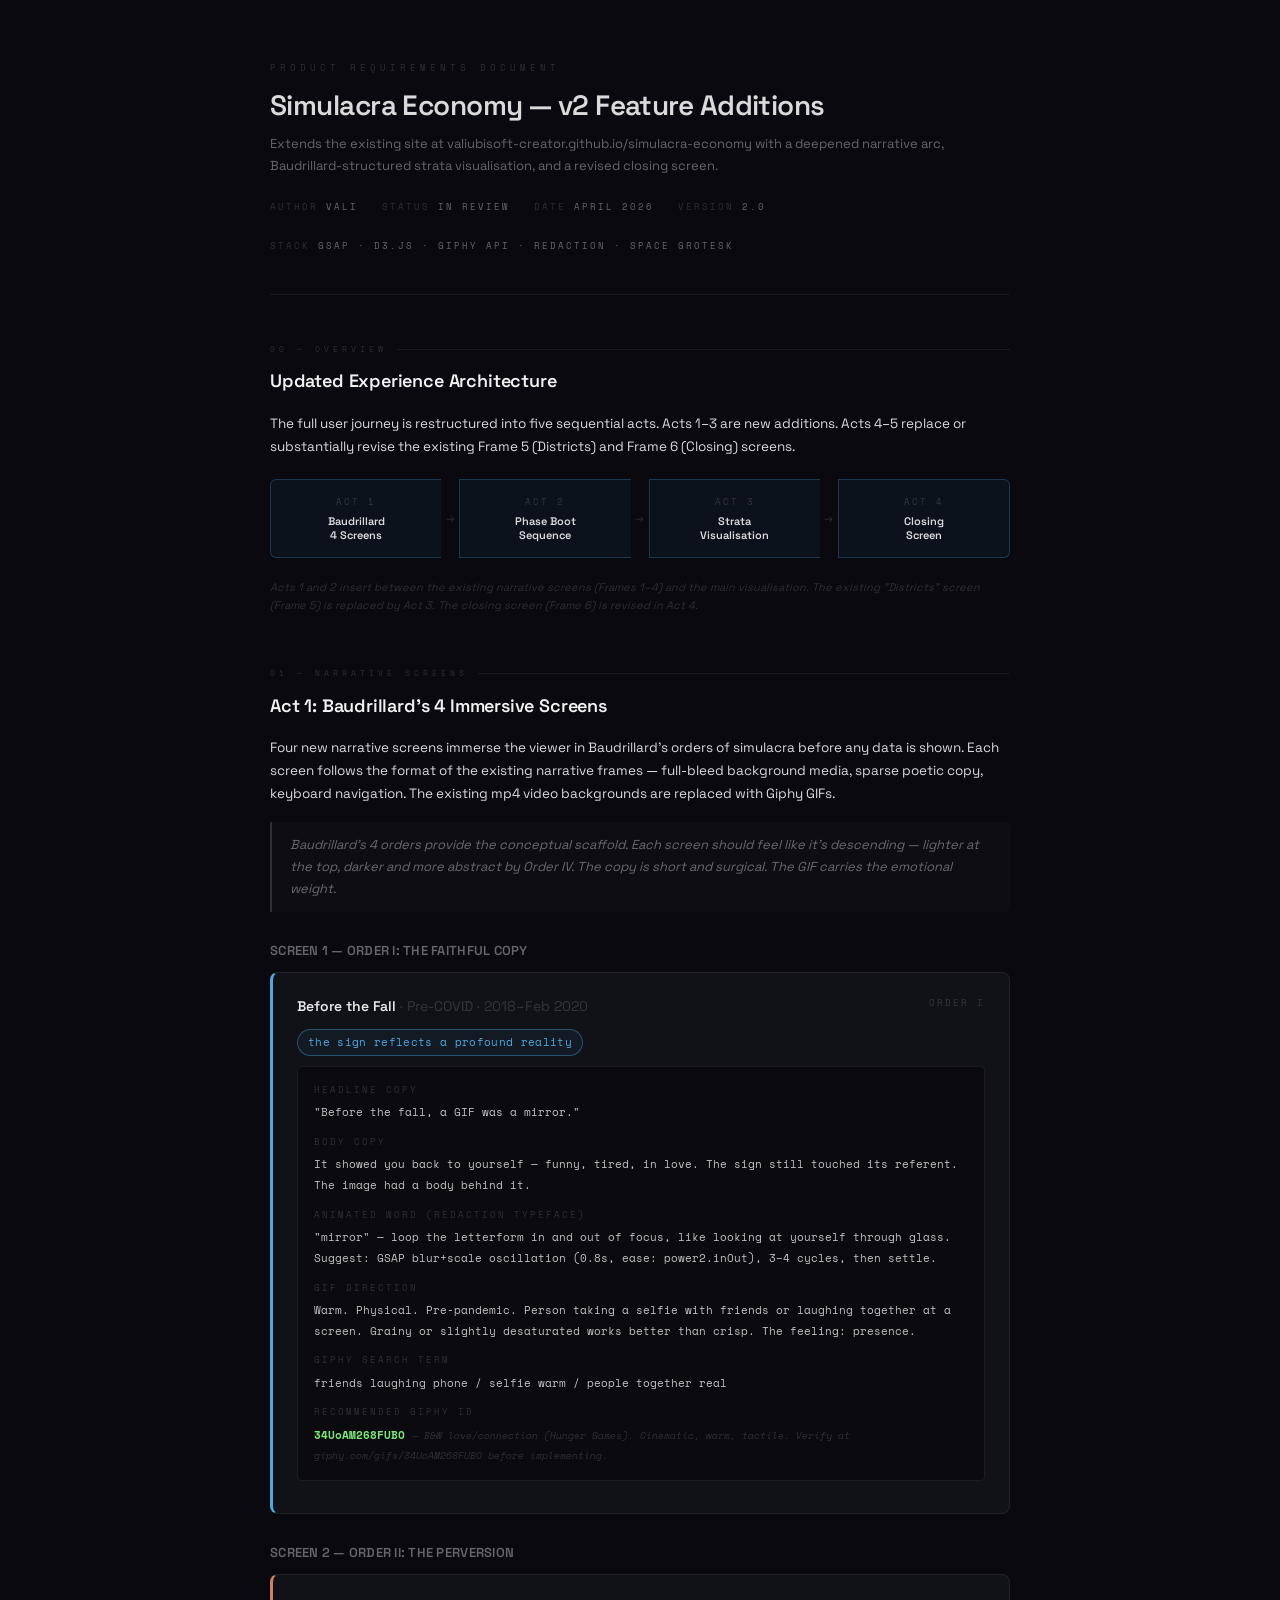
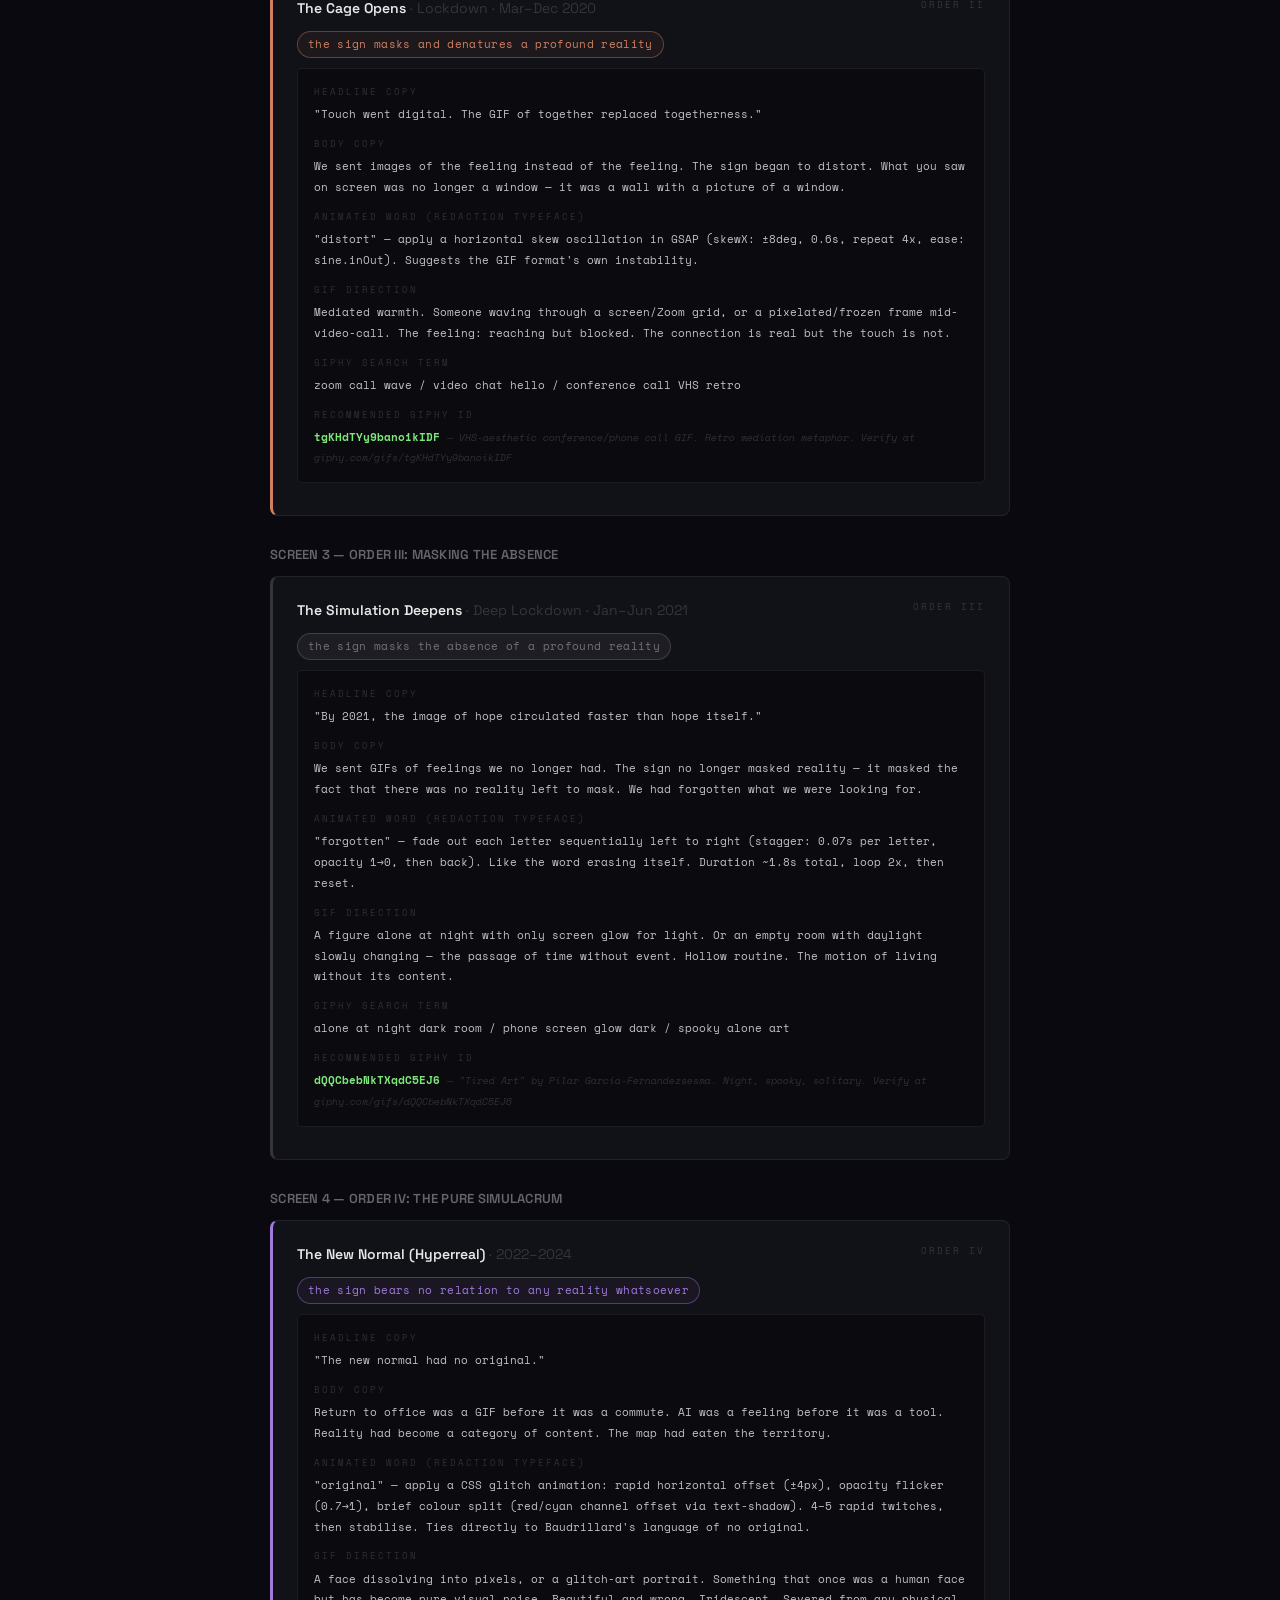
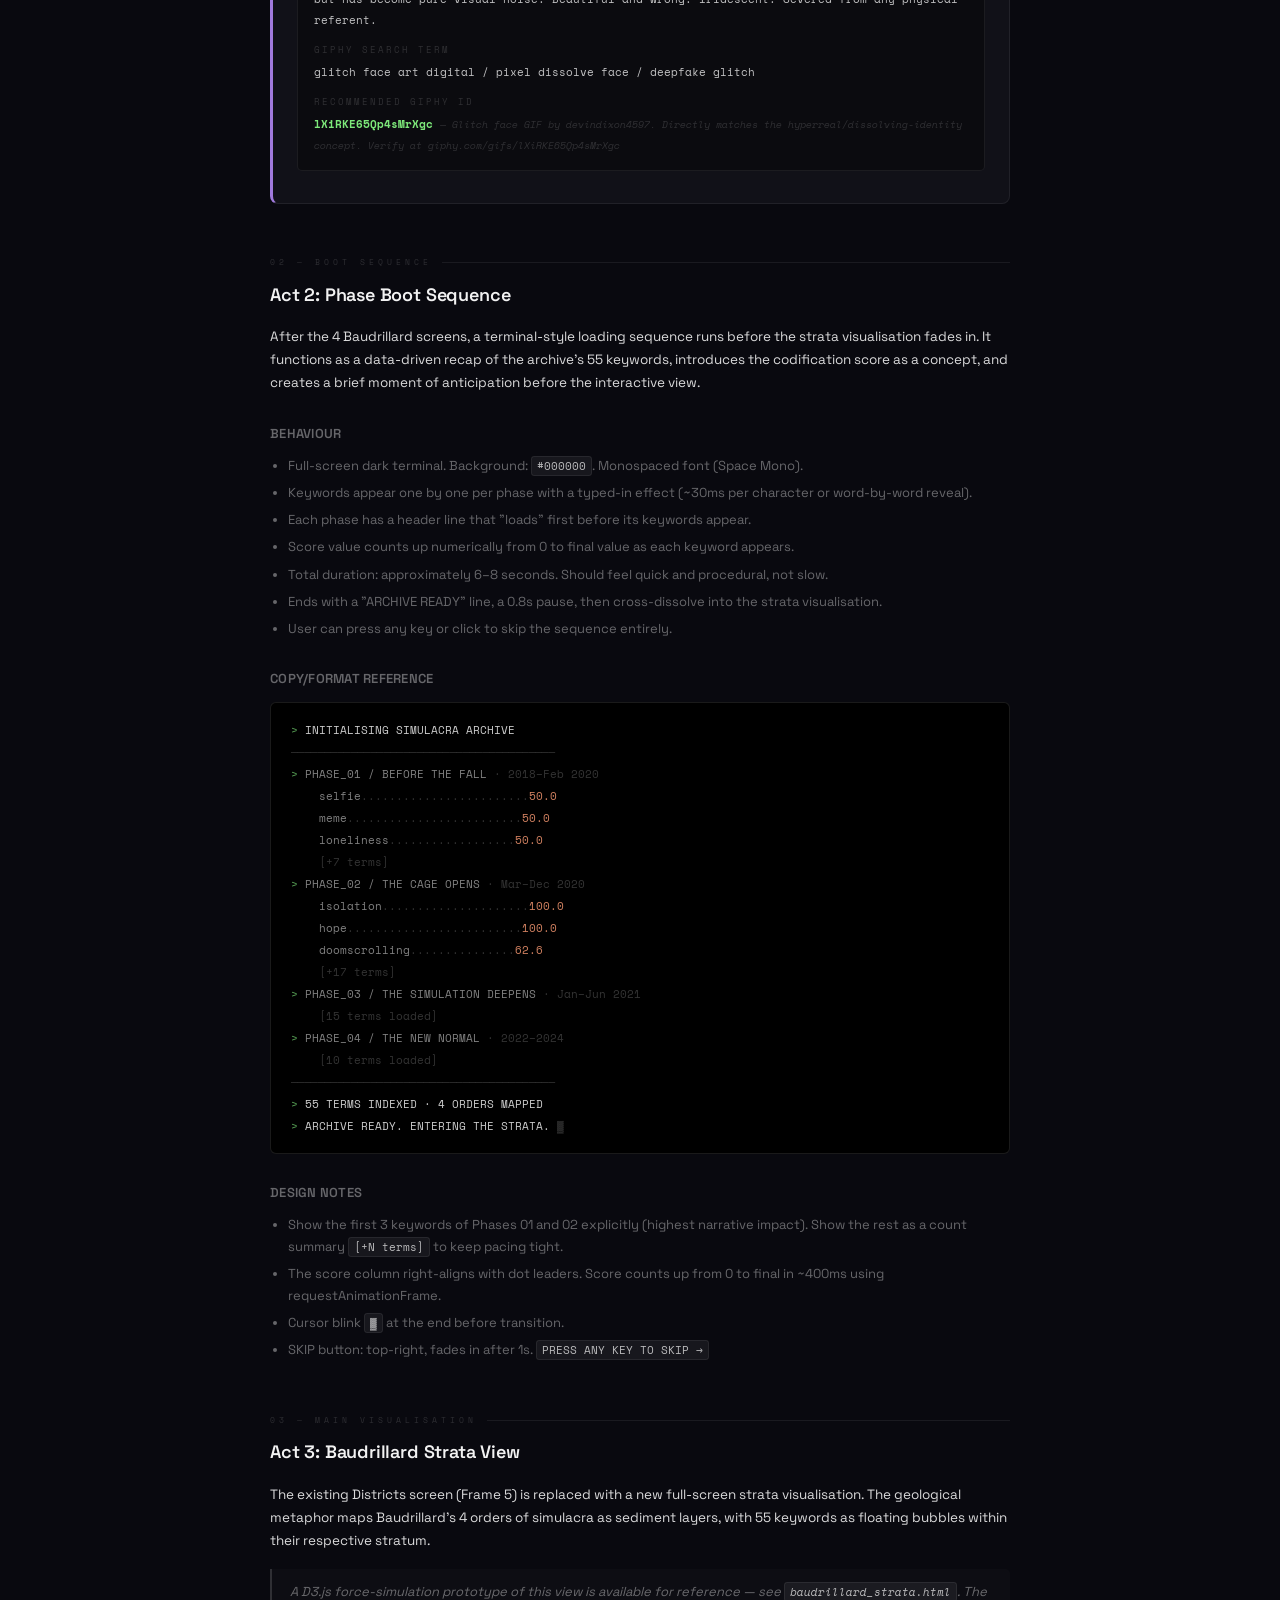
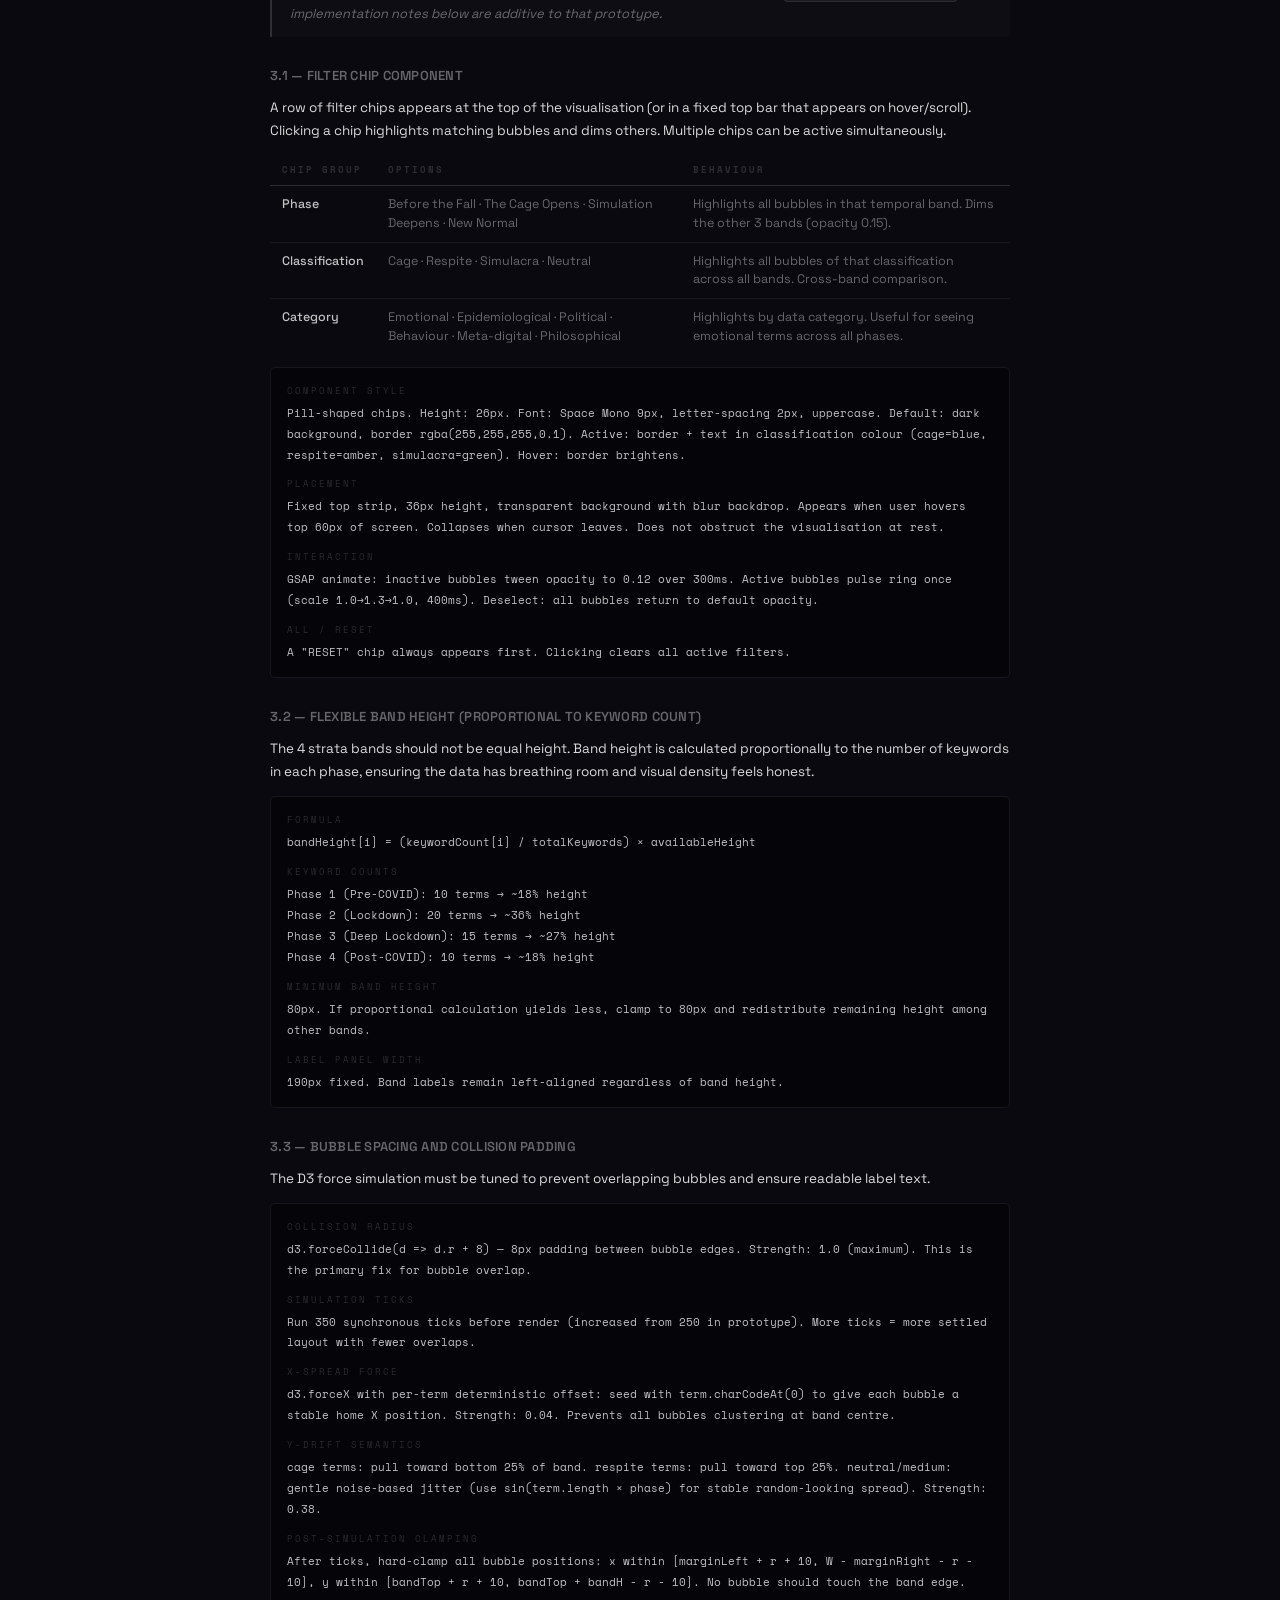
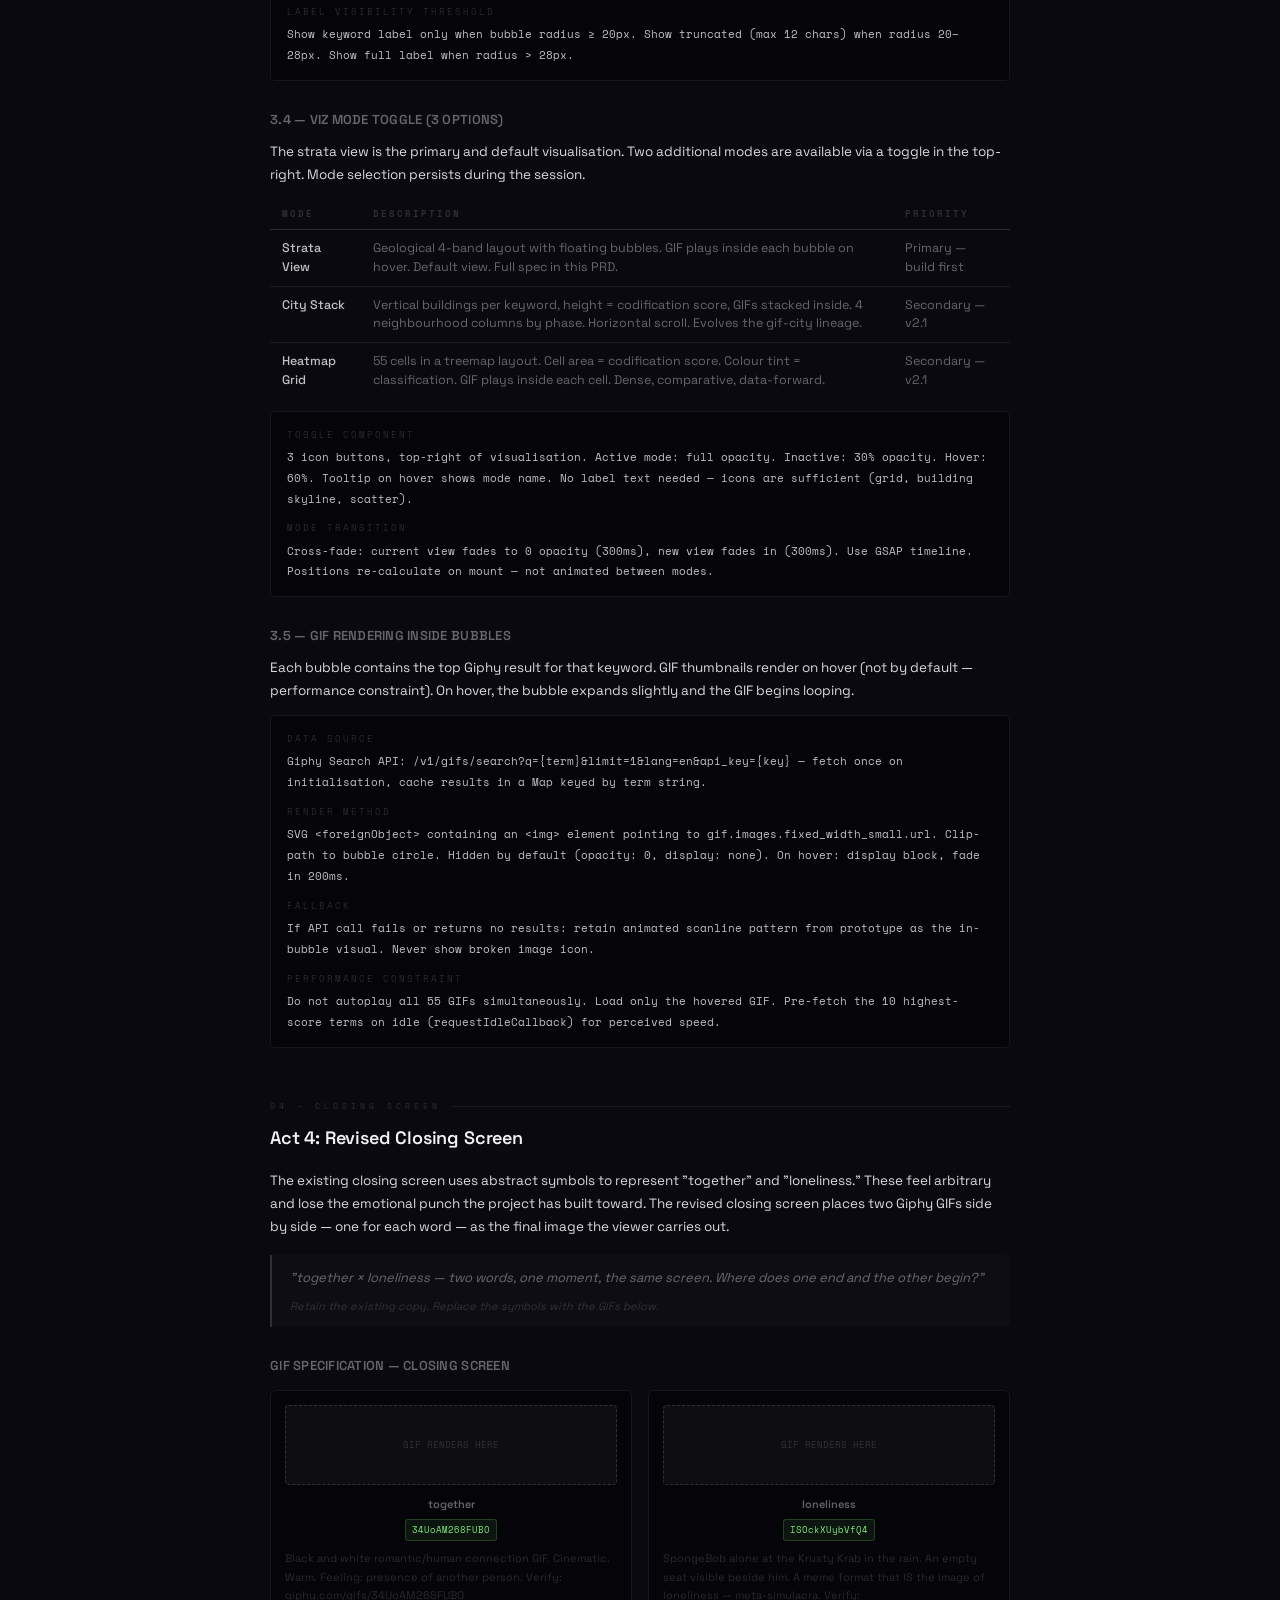
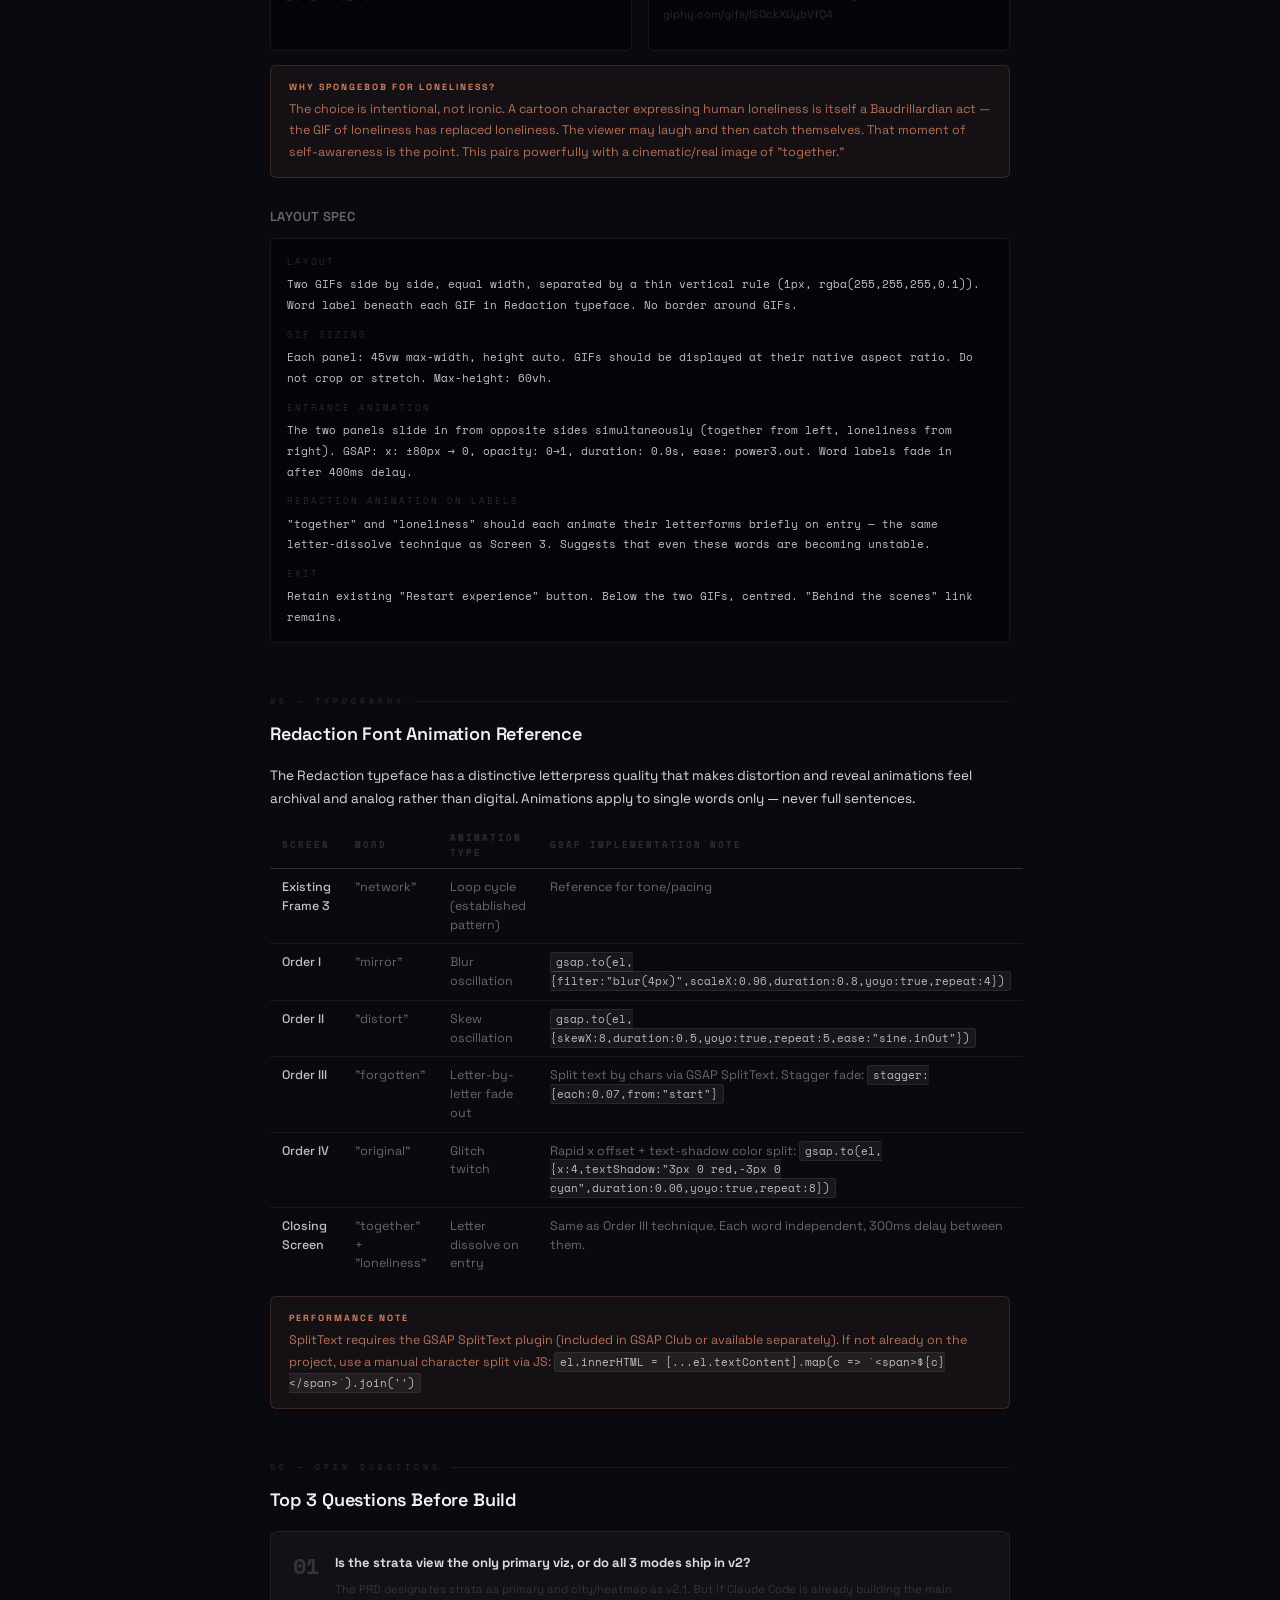
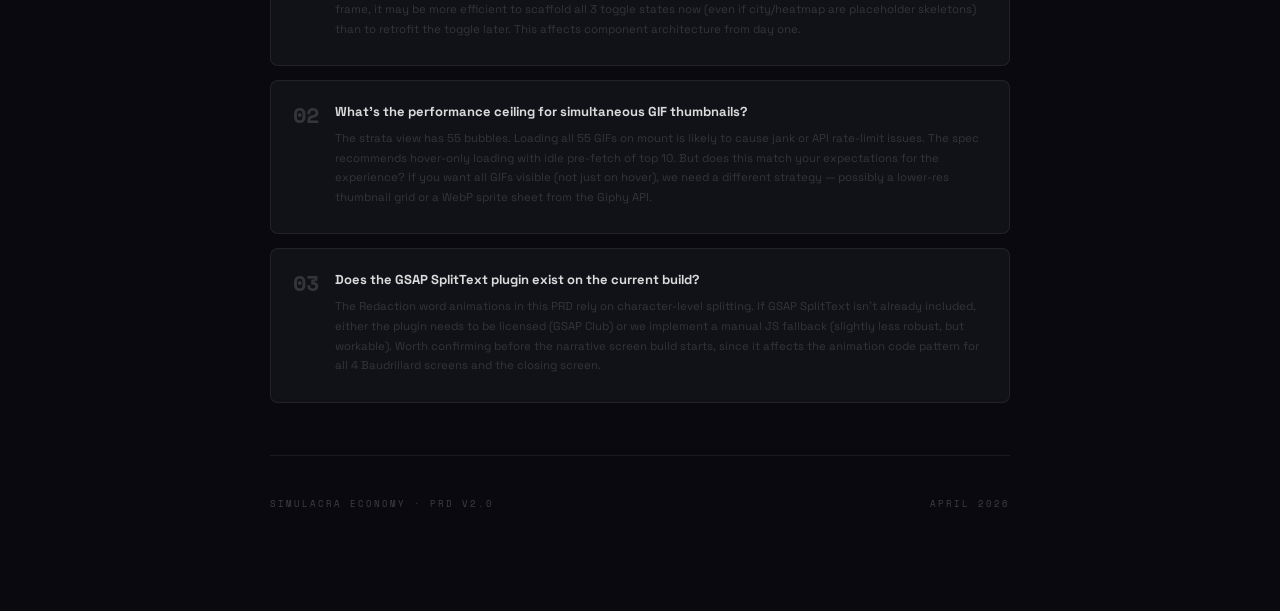
<file: simulacra-economy-prd-v2.html>
<!DOCTYPE html>
<html lang="en">
<head>
<meta charset="UTF-8">
<meta name="viewport" content="width=device-width, initial-scale=1.0">
<title>Simulacra Economy — PRD v2</title>
<style>
  @import url('https://fonts.googleapis.com/css2?family=Space+Grotesk:wght@300;400;500;600&family=Space+Mono:ital,wght@0,400;0,700;1,400&display=swap');

  :root {
    --bg: #09090f;
    --surface: #111118;
    --border: rgba(255,255,255,0.07);
    --border-strong: rgba(255,255,255,0.14);
    --text: rgba(255,255,255,0.85);
    --text-dim: rgba(255,255,255,0.38);
    --text-faint: rgba(255,255,255,0.15);
    --accent-blue: #4fa8e0;
    --accent-amber: #d08060;
    --accent-green: #7de87a;
    --accent-purple: #a07adc;
    --tag-bg: rgba(255,255,255,0.05);
  }

  * { margin: 0; padding: 0; box-sizing: border-box; }

  body {
    background: var(--bg);
    color: var(--text);
    font-family: 'Space Grotesk', sans-serif;
    font-size: 14px;
    line-height: 1.7;
    min-height: 100vh;
  }

  .page {
    max-width: 820px;
    margin: 0 auto;
    padding: 60px 40px 100px;
  }

  /* Header */
  .doc-header {
    border-bottom: 1px solid var(--border);
    padding-bottom: 40px;
    margin-bottom: 48px;
  }

  .doc-header .eyebrow {
    font-family: 'Space Mono', monospace;
    font-size: 9px;
    letter-spacing: 4px;
    color: var(--text-faint);
    text-transform: uppercase;
    margin-bottom: 14px;
  }

  .doc-header h1 {
    font-size: 28px;
    font-weight: 600;
    letter-spacing: -0.02em;
    line-height: 1.2;
    margin-bottom: 10px;
  }

  .doc-header .subtitle {
    color: var(--text-dim);
    font-size: 13px;
    margin-bottom: 22px;
  }

  .meta-row {
    display: flex;
    gap: 24px;
    flex-wrap: wrap;
  }

  .meta-item {
    font-family: 'Space Mono', monospace;
    font-size: 9px;
    letter-spacing: 2px;
    color: var(--text-faint);
    text-transform: uppercase;
  }

  .meta-item span {
    color: var(--text-dim);
  }

  /* Section */
  .section {
    margin-bottom: 52px;
  }

  .section-label {
    font-family: 'Space Mono', monospace;
    font-size: 8px;
    letter-spacing: 4px;
    text-transform: uppercase;
    color: var(--text-faint);
    margin-bottom: 10px;
    display: flex;
    align-items: center;
    gap: 10px;
  }

  .section-label::after {
    content: '';
    flex: 1;
    height: 1px;
    background: var(--border);
  }

  h2 {
    font-size: 18px;
    font-weight: 600;
    letter-spacing: -0.01em;
    margin-bottom: 16px;
    color: rgba(255,255,255,0.95);
  }

  h3 {
    font-size: 13px;
    font-weight: 600;
    letter-spacing: 0.02em;
    text-transform: uppercase;
    color: var(--text-dim);
    margin-bottom: 10px;
    margin-top: 28px;
  }

  h4 {
    font-size: 12px;
    font-weight: 600;
    color: rgba(255,255,255,0.7);
    margin-bottom: 6px;
    margin-top: 18px;
  }

  p {
    color: var(--text);
    margin-bottom: 12px;
    font-size: 13.5px;
  }

  /* Card */
  .card {
    background: var(--surface);
    border: 1px solid var(--border);
    border-radius: 8px;
    padding: 22px 24px;
    margin-bottom: 16px;
  }

  .card.accent-blue  { border-left: 3px solid var(--accent-blue); }
  .card.accent-amber { border-left: 3px solid var(--accent-amber); }
  .card.accent-green { border-left: 3px solid var(--accent-green); }
  .card.accent-purple{ border-left: 3px solid var(--accent-purple); }
  .card.accent-grey  { border-left: 3px solid rgba(255,255,255,0.15); }

  .card-header {
    display: flex;
    align-items: flex-start;
    justify-content: space-between;
    margin-bottom: 10px;
    gap: 12px;
    flex-wrap: wrap;
  }

  .card-title {
    font-size: 14px;
    font-weight: 600;
    color: rgba(255,255,255,0.9);
  }

  .card-meta {
    font-family: 'Space Mono', monospace;
    font-size: 9px;
    letter-spacing: 2px;
    color: var(--text-faint);
    text-transform: uppercase;
    flex-shrink: 0;
  }

  /* Spec block */
  .spec {
    background: rgba(0,0,0,0.35);
    border: 1px solid var(--border);
    border-radius: 5px;
    padding: 14px 16px;
    margin: 10px 0;
    font-family: 'Space Mono', monospace;
    font-size: 11px;
    line-height: 1.9;
    color: var(--text-dim);
  }

  .spec .key {
    color: var(--text-faint);
    font-size: 9px;
    letter-spacing: 2px;
    text-transform: uppercase;
    display: block;
    margin-bottom: 4px;
    margin-top: 10px;
  }

  .spec .key:first-child { margin-top: 0; }

  .spec .val {
    color: rgba(255,255,255,0.75);
  }

  .spec .gif-id {
    color: var(--accent-green);
    font-weight: 700;
  }

  .spec .note {
    color: var(--text-faint);
    font-size: 10px;
    font-style: italic;
  }

  /* Tag chips */
  .tags {
    display: flex;
    flex-wrap: wrap;
    gap: 6px;
    margin: 8px 0;
  }

  .tag {
    background: var(--tag-bg);
    border: 1px solid var(--border);
    border-radius: 20px;
    padding: 3px 10px;
    font-size: 11px;
    color: var(--text-dim);
    font-family: 'Space Mono', monospace;
    letter-spacing: 0.03em;
  }

  .tag.blue   { border-color: rgba(79,168,224,0.4); color: var(--accent-blue); background: rgba(79,168,224,0.06); }
  .tag.amber  { border-color: rgba(208,128,96,0.4); color: var(--accent-amber); background: rgba(208,128,96,0.06); }
  .tag.green  { border-color: rgba(125,232,122,0.4); color: var(--accent-green); background: rgba(125,232,122,0.06); }
  .tag.purple { border-color: rgba(160,122,220,0.4); color: var(--accent-purple); background: rgba(160,122,220,0.06); }

  /* Flow diagram */
  .flow {
    display: flex;
    align-items: stretch;
    gap: 0;
    margin: 20px 0;
    overflow-x: auto;
  }

  .flow-step {
    flex: 1;
    min-width: 100px;
    text-align: center;
    padding: 14px 10px;
    background: var(--surface);
    border: 1px solid var(--border);
    border-right: none;
    position: relative;
  }

  .flow-step:first-child { border-radius: 6px 0 0 6px; }
  .flow-step:last-child  { border-radius: 0 6px 6px 0; border-right: 1px solid var(--border); }

  .flow-step.active {
    background: rgba(79,168,224,0.06);
    border-color: rgba(79,168,224,0.25);
  }

  .flow-step .step-num {
    font-family: 'Space Mono', monospace;
    font-size: 9px;
    color: var(--text-faint);
    letter-spacing: 2px;
    margin-bottom: 5px;
  }

  .flow-step .step-name {
    font-size: 11px;
    font-weight: 600;
    color: var(--text);
    line-height: 1.3;
  }

  .flow-arrow {
    width: 18px;
    display: flex;
    align-items: center;
    justify-content: center;
    color: var(--text-faint);
    font-size: 11px;
    flex-shrink: 0;
  }

  /* Table */
  table {
    width: 100%;
    border-collapse: collapse;
    margin: 12px 0;
    font-size: 12.5px;
  }

  th {
    text-align: left;
    font-family: 'Space Mono', monospace;
    font-size: 8.5px;
    letter-spacing: 2px;
    text-transform: uppercase;
    color: var(--text-faint);
    padding: 8px 12px;
    border-bottom: 1px solid var(--border-strong);
  }

  td {
    padding: 9px 12px;
    border-bottom: 1px solid var(--border);
    color: var(--text-dim);
    vertical-align: top;
    line-height: 1.5;
  }

  td:first-child { color: rgba(255,255,255,0.75); font-weight: 500; }

  tr:last-child td { border-bottom: none; }

  /* Quote callout */
  .callout {
    border-left: 2px solid var(--border-strong);
    padding: 12px 18px;
    margin: 16px 0;
    background: rgba(255,255,255,0.02);
    border-radius: 0 5px 5px 0;
  }

  .callout p {
    font-style: italic;
    color: var(--text-dim);
    font-size: 13px;
    margin: 0;
  }

  /* Code */
  code {
    font-family: 'Space Mono', monospace;
    font-size: 11px;
    background: rgba(255,255,255,0.06);
    border: 1px solid var(--border);
    border-radius: 3px;
    padding: 1px 5px;
    color: rgba(255,255,255,0.7);
  }

  /* Terminal block */
  .terminal {
    background: #000;
    border: 1px solid rgba(255,255,255,0.1);
    border-radius: 6px;
    padding: 16px 20px;
    font-family: 'Space Mono', monospace;
    font-size: 11px;
    line-height: 2;
    color: rgba(255,255,255,0.5);
    margin: 12px 0;
    overflow-x: auto;
  }

  .terminal .prompt { color: rgba(125,232,122,0.7); }
  .terminal .dim    { color: rgba(255,255,255,0.2); }
  .terminal .bright { color: rgba(255,255,255,0.8); }
  .terminal .score  { color: var(--accent-amber); }

  /* Warning box */
  .warning {
    background: rgba(208,128,96,0.06);
    border: 1px solid rgba(208,128,96,0.2);
    border-radius: 6px;
    padding: 14px 18px;
    margin: 14px 0;
    font-size: 12.5px;
    color: rgba(208,128,96,0.85);
  }

  .warning strong { color: var(--accent-amber); font-size: 9px; letter-spacing: 2px; text-transform: uppercase; display: block; margin-bottom: 4px; }

  /* Questions */
  .question-block {
    background: var(--surface);
    border: 1px solid var(--border);
    border-radius: 8px;
    padding: 20px 22px;
    margin-bottom: 14px;
    display: flex;
    gap: 16px;
  }

  .q-num {
    font-family: 'Space Mono', monospace;
    font-size: 22px;
    font-weight: 700;
    color: var(--text-faint);
    flex-shrink: 0;
    line-height: 1;
    padding-top: 3px;
  }

  .q-content p { margin-bottom: 6px; font-size: 13px; }
  .q-content .q-why { font-size: 11.5px; color: var(--text-faint); }

  /* Divider */
  hr {
    border: none;
    border-top: 1px solid var(--border);
    margin: 40px 0;
  }

  ul {
    padding-left: 18px;
    margin: 8px 0;
    color: var(--text-dim);
    font-size: 13px;
  }

  li { margin-bottom: 5px; }

  .note-inline {
    font-size: 11px;
    color: var(--text-faint);
    font-style: italic;
  }

  .gif-preview {
    display: flex;
    gap: 16px;
    margin-top: 12px;
    flex-wrap: wrap;
  }

  .gif-card {
    flex: 1;
    min-width: 140px;
    background: rgba(0,0,0,0.4);
    border: 1px solid var(--border);
    border-radius: 6px;
    padding: 14px;
    text-align: center;
  }

  .gif-card .gif-placeholder {
    height: 80px;
    background: rgba(255,255,255,0.04);
    border: 1px dashed var(--border-strong);
    border-radius: 4px;
    display: flex;
    align-items: center;
    justify-content: center;
    margin-bottom: 10px;
    font-family: 'Space Mono', monospace;
    font-size: 9px;
    color: var(--text-faint);
  }

  .gif-card .gif-label {
    font-size: 11px;
    color: var(--text-dim);
    margin-bottom: 4px;
    font-weight: 600;
  }

  .gif-card .gif-id-badge {
    font-family: 'Space Mono', monospace;
    font-size: 9px;
    color: var(--accent-green);
    background: rgba(125,232,122,0.07);
    border: 1px solid rgba(125,232,122,0.2);
    border-radius: 3px;
    padding: 2px 6px;
    display: inline-block;
  }
</style>
</head>
<body>
<div class="page">

  <!-- HEADER -->
  <div class="doc-header">
    <div class="eyebrow">Product Requirements Document</div>
    <h1>Simulacra Economy — v2 Feature Additions</h1>
    <p class="subtitle">Extends the existing site at valiubisoft-creator.github.io/simulacra-economy with a deepened narrative arc, Baudrillard-structured strata visualisation, and a revised closing screen.</p>
    <div class="meta-row">
      <div class="meta-item">AUTHOR <span>Vali</span></div>
      <div class="meta-item">STATUS <span>In Review</span></div>
      <div class="meta-item">DATE <span>April 2026</span></div>
      <div class="meta-item">VERSION <span>2.0</span></div>
      <div class="meta-item">STACK <span>GSAP · D3.js · Giphy API · Redaction · Space Grotesk</span></div>
    </div>
  </div>


  <!-- EXPERIENCE ARCHITECTURE -->
  <div class="section">
    <div class="section-label">00 — Overview</div>
    <h2>Updated Experience Architecture</h2>
    <p>The full user journey is restructured into five sequential acts. Acts 1–3 are new additions. Acts 4–5 replace or substantially revise the existing Frame 5 (Districts) and Frame 6 (Closing) screens.</p>

    <div class="flow">
      <div class="flow-step active">
        <div class="step-num">ACT 1</div>
        <div class="step-name">Baudrillard<br>4 Screens</div>
      </div>
      <div class="flow-arrow">→</div>
      <div class="flow-step active">
        <div class="step-num">ACT 2</div>
        <div class="step-name">Phase Boot<br>Sequence</div>
      </div>
      <div class="flow-arrow">→</div>
      <div class="flow-step active">
        <div class="step-num">ACT 3</div>
        <div class="step-name">Strata<br>Visualisation</div>
      </div>
      <div class="flow-arrow">→</div>
      <div class="flow-step active">
        <div class="step-num">ACT 4</div>
        <div class="step-name">Closing<br>Screen</div>
      </div>
    </div>

    <p class="note-inline">Acts 1 and 2 insert between the existing narrative screens (Frames 1–4) and the main visualisation. The existing "Districts" screen (Frame 5) is replaced by Act 3. The closing screen (Frame 6) is revised in Act 4.</p>
  </div>


  <!-- ACT 1 -->
  <div class="section">
    <div class="section-label">01 — Narrative Screens</div>
    <h2>Act 1: Baudrillard's 4 Immersive Screens</h2>

    <p>Four new narrative screens immerse the viewer in Baudrillard's orders of simulacra before any data is shown. Each screen follows the format of the existing narrative frames — full-bleed background media, sparse poetic copy, keyboard navigation. The existing mp4 video backgrounds are replaced with Giphy GIFs.</p>

    <div class="callout">
      <p>Baudrillard's 4 orders provide the conceptual scaffold. Each screen should feel like it's descending — lighter at the top, darker and more abstract by Order IV. The copy is short and surgical. The GIF carries the emotional weight.</p>
    </div>

    <h3>Screen 1 — Order I: The Faithful Copy</h3>
    <div class="card accent-blue">
      <div class="card-header">
        <div class="card-title">Before the Fall <span style="color:var(--text-faint);font-weight:400">· Pre-COVID · 2018–Feb 2020</span></div>
        <div class="card-meta">ORDER I</div>
      </div>
      <div class="tags">
        <span class="tag blue">the sign reflects a profound reality</span>
      </div>
      <div class="spec">
        <span class="key">Headline copy</span>
        <span class="val">"Before the fall, a GIF was a mirror."</span>

        <span class="key">Body copy</span>
        <span class="val">It showed you back to yourself — funny, tired, in love. The sign still touched its referent. The image had a body behind it.</span>

        <span class="key">Animated word (Redaction typeface)</span>
        <span class="val">"mirror" — loop the letterform in and out of focus, like looking at yourself through glass. Suggest: GSAP blur+scale oscillation (0.8s, ease: power2.inOut), 3–4 cycles, then settle.</span>

        <span class="key">GIF direction</span>
        <span class="val">Warm. Physical. Pre-pandemic. Person taking a selfie with friends or laughing together at a screen. Grainy or slightly desaturated works better than crisp. The feeling: presence.</span>

        <span class="key">Giphy search term</span>
        <span class="val">friends laughing phone / selfie warm / people together real</span>

        <span class="key">Recommended Giphy ID</span>
        <span class="gif-id">34UoAM268FUBO</span> <span class="note">— B&amp;W love/connection (Hunger Games). Cinematic, warm, tactile. Verify at giphy.com/gifs/34UoAM268FUBO before implementing.</span>
      </div>
    </div>

    <h3>Screen 2 — Order II: The Perversion</h3>
    <div class="card accent-amber">
      <div class="card-header">
        <div class="card-title">The Cage Opens <span style="color:var(--text-faint);font-weight:400">· Lockdown · Mar–Dec 2020</span></div>
        <div class="card-meta">ORDER II</div>
      </div>
      <div class="tags">
        <span class="tag amber">the sign masks and denatures a profound reality</span>
      </div>
      <div class="spec">
        <span class="key">Headline copy</span>
        <span class="val">"Touch went digital. The GIF of together replaced togetherness."</span>

        <span class="key">Body copy</span>
        <span class="val">We sent images of the feeling instead of the feeling. The sign began to distort. What you saw on screen was no longer a window — it was a wall with a picture of a window.</span>

        <span class="key">Animated word (Redaction typeface)</span>
        <span class="val">"distort" — apply a horizontal skew oscillation in GSAP (skewX: ±8deg, 0.6s, repeat 4x, ease: sine.inOut). Suggests the GIF format's own instability.</span>

        <span class="key">GIF direction</span>
        <span class="val">Mediated warmth. Someone waving through a screen/Zoom grid, or a pixelated/frozen frame mid-video-call. The feeling: reaching but blocked. The connection is real but the touch is not.</span>

        <span class="key">Giphy search term</span>
        <span class="val">zoom call wave / video chat hello / conference call VHS retro</span>

        <span class="key">Recommended Giphy ID</span>
        <span class="gif-id">tgKHdTYy9banoikIDF</span> <span class="note">— VHS-aesthetic conference/phone call GIF. Retro mediation metaphor. Verify at giphy.com/gifs/tgKHdTYy9banoikIDF</span>
      </div>
    </div>

    <h3>Screen 3 — Order III: Masking the Absence</h3>
    <div class="card accent-grey">
      <div class="card-header">
        <div class="card-title">The Simulation Deepens <span style="color:var(--text-faint);font-weight:400">· Deep Lockdown · Jan–Jun 2021</span></div>
        <div class="card-meta">ORDER III</div>
      </div>
      <div class="tags">
        <span class="tag" style="border-color:rgba(255,255,255,0.15)">the sign masks the absence of a profound reality</span>
      </div>
      <div class="spec">
        <span class="key">Headline copy</span>
        <span class="val">"By 2021, the image of hope circulated faster than hope itself."</span>

        <span class="key">Body copy</span>
        <span class="val">We sent GIFs of feelings we no longer had. The sign no longer masked reality — it masked the fact that there was no reality left to mask. We had forgotten what we were looking for.</span>

        <span class="key">Animated word (Redaction typeface)</span>
        <span class="val">"forgotten" — fade out each letter sequentially left to right (stagger: 0.07s per letter, opacity 1→0, then back). Like the word erasing itself. Duration ~1.8s total, loop 2x, then reset.</span>

        <span class="key">GIF direction</span>
        <span class="val">A figure alone at night with only screen glow for light. Or an empty room with daylight slowly changing — the passage of time without event. Hollow routine. The motion of living without its content.</span>

        <span class="key">Giphy search term</span>
        <span class="val">alone at night dark room / phone screen glow dark / spooky alone art</span>

        <span class="key">Recommended Giphy ID</span>
        <span class="gif-id">dQQCbebNkTXqdC5EJ6</span> <span class="note">— "Tired Art" by Pilar Garcia-Fernandezsesma. Night, spooky, solitary. Verify at giphy.com/gifs/dQQCbebNkTXqdC5EJ6</span>
      </div>
    </div>

    <h3>Screen 4 — Order IV: The Pure Simulacrum</h3>
    <div class="card accent-purple">
      <div class="card-header">
        <div class="card-title">The New Normal (Hyperreal) <span style="color:var(--text-faint);font-weight:400">· 2022–2024</span></div>
        <div class="card-meta">ORDER IV</div>
      </div>
      <div class="tags">
        <span class="tag purple">the sign bears no relation to any reality whatsoever</span>
      </div>
      <div class="spec">
        <span class="key">Headline copy</span>
        <span class="val">"The new normal had no original."</span>

        <span class="key">Body copy</span>
        <span class="val">Return to office was a GIF before it was a commute. AI was a feeling before it was a tool. Reality had become a category of content. The map had eaten the territory.</span>

        <span class="key">Animated word (Redaction typeface)</span>
        <span class="val">"original" — apply a CSS glitch animation: rapid horizontal offset (±4px), opacity flicker (0.7→1), brief colour split (red/cyan channel offset via text-shadow). 4–5 rapid twitches, then stabilise. Ties directly to Baudrillard's language of no original.</span>

        <span class="key">GIF direction</span>
        <span class="val">A face dissolving into pixels, or a glitch-art portrait. Something that once was a human face but has become pure visual noise. Beautiful and wrong. Iridescent. Severed from any physical referent.</span>

        <span class="key">Giphy search term</span>
        <span class="val">glitch face art digital / pixel dissolve face / deepfake glitch</span>

        <span class="key">Recommended Giphy ID</span>
        <span class="gif-id">lXiRKE65Qp4sMrXgc</span> <span class="note">— Glitch face GIF by devindixon4597. Directly matches the hyperreal/dissolving-identity concept. Verify at giphy.com/gifs/lXiRKE65Qp4sMrXgc</span>
      </div>
    </div>
  </div>


  <!-- ACT 2 -->
  <div class="section">
    <div class="section-label">02 — Boot Sequence</div>
    <h2>Act 2: Phase Boot Sequence</h2>

    <p>After the 4 Baudrillard screens, a terminal-style loading sequence runs before the strata visualisation fades in. It functions as a data-driven recap of the archive's 55 keywords, introduces the codification score as a concept, and creates a brief moment of anticipation before the interactive view.</p>

    <h3>Behaviour</h3>
    <ul>
      <li>Full-screen dark terminal. Background: <code>#000000</code>. Monospaced font (Space Mono).</li>
      <li>Keywords appear one by one per phase with a typed-in effect (~30ms per character or word-by-word reveal).</li>
      <li>Each phase has a header line that "loads" first before its keywords appear.</li>
      <li>Score value counts up numerically from 0 to final value as each keyword appears.</li>
      <li>Total duration: approximately 6–8 seconds. Should feel quick and procedural, not slow.</li>
      <li>Ends with a "ARCHIVE READY" line, a 0.8s pause, then cross-dissolve into the strata visualisation.</li>
      <li>User can press any key or click to skip the sequence entirely.</li>
    </ul>

    <h3>Copy/Format Reference</h3>
    <div class="terminal">
      <span class="prompt">&gt;</span> <span class="bright">INITIALISING SIMULACRA ARCHIVE</span><br>
      <span class="dim">────────────────────────────────────────</span><br>
      <span class="prompt">&gt;</span> PHASE_01 / BEFORE THE FALL <span class="dim">· 2018–Feb 2020</span><br>
      &nbsp;&nbsp;&nbsp;&nbsp;selfie<span class="dim">........................</span><span class="score">50.0</span><br>
      &nbsp;&nbsp;&nbsp;&nbsp;meme<span class="dim">.........................</span><span class="score">50.0</span><br>
      &nbsp;&nbsp;&nbsp;&nbsp;loneliness<span class="dim">..................</span><span class="score">50.0</span><br>
      &nbsp;&nbsp;&nbsp;&nbsp;<span class="dim">[+7 terms]</span><br>
      <span class="prompt">&gt;</span> PHASE_02 / THE CAGE OPENS <span class="dim">· Mar–Dec 2020</span><br>
      &nbsp;&nbsp;&nbsp;&nbsp;isolation<span class="dim">.....................</span><span class="score">100.0</span><br>
      &nbsp;&nbsp;&nbsp;&nbsp;hope<span class="dim">.........................</span><span class="score">100.0</span><br>
      &nbsp;&nbsp;&nbsp;&nbsp;doomscrolling<span class="dim">...............</span><span class="score">62.6</span><br>
      &nbsp;&nbsp;&nbsp;&nbsp;<span class="dim">[+17 terms]</span><br>
      <span class="prompt">&gt;</span> PHASE_03 / THE SIMULATION DEEPENS <span class="dim">· Jan–Jun 2021</span><br>
      &nbsp;&nbsp;&nbsp;&nbsp;<span class="dim">[15 terms loaded]</span><br>
      <span class="prompt">&gt;</span> PHASE_04 / THE NEW NORMAL <span class="dim">· 2022–2024</span><br>
      &nbsp;&nbsp;&nbsp;&nbsp;<span class="dim">[10 terms loaded]</span><br>
      <span class="dim">────────────────────────────────────────</span><br>
      <span class="prompt">&gt;</span> <span class="bright">55 TERMS INDEXED · 4 ORDERS MAPPED</span><br>
      <span class="prompt">&gt;</span> <span class="bright">ARCHIVE READY. ENTERING THE STRATA.</span> <span class="dim">▓</span>
    </div>

    <h3>Design Notes</h3>
    <ul>
      <li>Show the first 3 keywords of Phases 01 and 02 explicitly (highest narrative impact). Show the rest as a count summary <code>[+N terms]</code> to keep pacing tight.</li>
      <li>The score column right-aligns with dot leaders. Score counts up from 0 to final in ~400ms using requestAnimationFrame.</li>
      <li>Cursor blink <code>▓</code> at the end before transition.</li>
      <li>SKIP button: top-right, fades in after 1s. <code>PRESS ANY KEY TO SKIP →</code></li>
    </ul>
  </div>


  <!-- ACT 3: MAIN VISUALISATION -->
  <div class="section">
    <div class="section-label">03 — Main Visualisation</div>
    <h2>Act 3: Baudrillard Strata View</h2>

    <p>The existing Districts screen (Frame 5) is replaced with a new full-screen strata visualisation. The geological metaphor maps Baudrillard's 4 orders of simulacra as sediment layers, with 55 keywords as floating bubbles within their respective stratum.</p>

    <div class="callout">
      <p>A D3.js force-simulation prototype of this view is available for reference — see <code>baudrillard_strata.html</code>. The implementation notes below are additive to that prototype.</p>
    </div>

    <h3>3.1 — Filter Chip Component</h3>
    <p>A row of filter chips appears at the top of the visualisation (or in a fixed top bar that appears on hover/scroll). Clicking a chip highlights matching bubbles and dims others. Multiple chips can be active simultaneously.</p>

    <table>
      <tr>
        <th>Chip Group</th>
        <th>Options</th>
        <th>Behaviour</th>
      </tr>
      <tr>
        <td>Phase</td>
        <td>Before the Fall · The Cage Opens · Simulation Deepens · New Normal</td>
        <td>Highlights all bubbles in that temporal band. Dims the other 3 bands (opacity 0.15).</td>
      </tr>
      <tr>
        <td>Classification</td>
        <td>Cage · Respite · Simulacra · Neutral</td>
        <td>Highlights all bubbles of that classification across all bands. Cross-band comparison.</td>
      </tr>
      <tr>
        <td>Category</td>
        <td>Emotional · Epidemiological · Political · Behaviour · Meta-digital · Philosophical</td>
        <td>Highlights by data category. Useful for seeing emotional terms across all phases.</td>
      </tr>
    </table>

    <div class="spec">
      <span class="key">Component style</span>
      <span class="val">Pill-shaped chips. Height: 26px. Font: Space Mono 9px, letter-spacing 2px, uppercase. Default: dark background, border rgba(255,255,255,0.1). Active: border + text in classification colour (cage=blue, respite=amber, simulacra=green). Hover: border brightens.</span>

      <span class="key">Placement</span>
      <span class="val">Fixed top strip, 36px height, transparent background with blur backdrop. Appears when user hovers top 60px of screen. Collapses when cursor leaves. Does not obstruct the visualisation at rest.</span>

      <span class="key">Interaction</span>
      <span class="val">GSAP animate: inactive bubbles tween opacity to 0.12 over 300ms. Active bubbles pulse ring once (scale 1.0→1.3→1.0, 400ms). Deselect: all bubbles return to default opacity.</span>

      <span class="key">All / Reset</span>
      <span class="val">A "RESET" chip always appears first. Clicking clears all active filters.</span>
    </div>

    <h3>3.2 — Flexible Band Height (Proportional to Keyword Count)</h3>
    <p>The 4 strata bands should not be equal height. Band height is calculated proportionally to the number of keywords in each phase, ensuring the data has breathing room and visual density feels honest.</p>

    <div class="spec">
      <span class="key">Formula</span>
      <span class="val">bandHeight[i] = (keywordCount[i] / totalKeywords) × availableHeight</span>

      <span class="key">Keyword counts</span>
      <span class="val">Phase 1 (Pre-COVID): 10 terms → ~18% height<br>
Phase 2 (Lockdown): 20 terms → ~36% height<br>
Phase 3 (Deep Lockdown): 15 terms → ~27% height<br>
Phase 4 (Post-COVID): 10 terms → ~18% height</span>

      <span class="key">Minimum band height</span>
      <span class="val">80px. If proportional calculation yields less, clamp to 80px and redistribute remaining height among other bands.</span>

      <span class="key">Label panel width</span>
      <span class="val">190px fixed. Band labels remain left-aligned regardless of band height.</span>
    </div>

    <h3>3.3 — Bubble Spacing and Collision Padding</h3>
    <p>The D3 force simulation must be tuned to prevent overlapping bubbles and ensure readable label text.</p>

    <div class="spec">
      <span class="key">Collision radius</span>
      <span class="val">d3.forceCollide(d => d.r + 8) — 8px padding between bubble edges. Strength: 1.0 (maximum). This is the primary fix for bubble overlap.</span>

      <span class="key">Simulation ticks</span>
      <span class="val">Run 350 synchronous ticks before render (increased from 250 in prototype). More ticks = more settled layout with fewer overlaps.</span>

      <span class="key">X-spread force</span>
      <span class="val">d3.forceX with per-term deterministic offset: seed with term.charCodeAt(0) to give each bubble a stable home X position. Strength: 0.04. Prevents all bubbles clustering at band centre.</span>

      <span class="key">Y-drift semantics</span>
      <span class="val">cage terms: pull toward bottom 25% of band. respite terms: pull toward top 25%. neutral/medium: gentle noise-based jitter (use sin(term.length × phase) for stable random-looking spread). Strength: 0.38.</span>

      <span class="key">Post-simulation clamping</span>
      <span class="val">After ticks, hard-clamp all bubble positions: x within [marginLeft + r + 10, W - marginRight - r - 10], y within [bandTop + r + 10, bandTop + bandH - r - 10]. No bubble should touch the band edge.</span>

      <span class="key">Label visibility threshold</span>
      <span class="val">Show keyword label only when bubble radius ≥ 20px. Show truncated (max 12 chars) when radius 20–28px. Show full label when radius > 28px.</span>
    </div>

    <h3>3.4 — Viz Mode Toggle (3 Options)</h3>
    <p>The strata view is the primary and default visualisation. Two additional modes are available via a toggle in the top-right. Mode selection persists during the session.</p>

    <table>
      <tr>
        <th>Mode</th>
        <th>Description</th>
        <th>Priority</th>
      </tr>
      <tr>
        <td>Strata View</td>
        <td>Geological 4-band layout with floating bubbles. GIF plays inside each bubble on hover. Default view. Full spec in this PRD.</td>
        <td>Primary — build first</td>
      </tr>
      <tr>
        <td>City Stack</td>
        <td>Vertical buildings per keyword, height = codification score, GIFs stacked inside. 4 neighbourhood columns by phase. Horizontal scroll. Evolves the gif-city lineage.</td>
        <td>Secondary — v2.1</td>
      </tr>
      <tr>
        <td>Heatmap Grid</td>
        <td>55 cells in a treemap layout. Cell area = codification score. Colour tint = classification. GIF plays inside each cell. Dense, comparative, data-forward.</td>
        <td>Secondary — v2.1</td>
      </tr>
    </table>

    <div class="spec">
      <span class="key">Toggle component</span>
      <span class="val">3 icon buttons, top-right of visualisation. Active mode: full opacity. Inactive: 30% opacity. Hover: 60%. Tooltip on hover shows mode name. No label text needed — icons are sufficient (grid, building skyline, scatter).</span>

      <span class="key">Mode transition</span>
      <span class="val">Cross-fade: current view fades to 0 opacity (300ms), new view fades in (300ms). Use GSAP timeline. Positions re-calculate on mount — not animated between modes.</span>
    </div>

    <h3>3.5 — GIF Rendering Inside Bubbles</h3>
    <p>Each bubble contains the top Giphy result for that keyword. GIF thumbnails render on hover (not by default — performance constraint). On hover, the bubble expands slightly and the GIF begins looping.</p>

    <div class="spec">
      <span class="key">Data source</span>
      <span class="val">Giphy Search API: /v1/gifs/search?q={term}&amp;limit=1&amp;lang=en&amp;api_key={key} — fetch once on initialisation, cache results in a Map keyed by term string.</span>

      <span class="key">Render method</span>
      <span class="val">SVG &lt;foreignObject&gt; containing an &lt;img&gt; element pointing to gif.images.fixed_width_small.url. Clip-path to bubble circle. Hidden by default (opacity: 0, display: none). On hover: display block, fade in 200ms.</span>

      <span class="key">Fallback</span>
      <span class="val">If API call fails or returns no results: retain animated scanline pattern from prototype as the in-bubble visual. Never show broken image icon.</span>

      <span class="key">Performance constraint</span>
      <span class="val">Do not autoplay all 55 GIFs simultaneously. Load only the hovered GIF. Pre-fetch the 10 highest-score terms on idle (requestIdleCallback) for perceived speed.</span>
    </div>
  </div>


  <!-- ACT 4: CLOSING SCREEN -->
  <div class="section">
    <div class="section-label">04 — Closing Screen</div>
    <h2>Act 4: Revised Closing Screen</h2>

    <p>The existing closing screen uses abstract symbols to represent "together" and "loneliness." These feel arbitrary and lose the emotional punch the project has built toward. The revised closing screen places two Giphy GIFs side by side — one for each word — as the final image the viewer carries out.</p>

    <div class="callout">
      <p>"together × loneliness — two words, one moment, the same screen. Where does one end and the other begin?"</p>
      <p style="margin-top: 8px; font-size: 11px; color: var(--text-faint)">Retain the existing copy. Replace the symbols with the GIFs below.</p>
    </div>

    <h3>GIF Specification — Closing Screen</h3>
    <div class="gif-preview">
      <div class="gif-card">
        <div class="gif-placeholder">GIF RENDERS HERE</div>
        <div class="gif-label">together</div>
        <div class="gif-id-badge">34UoAM268FUBO</div>
        <p style="font-size:11px;color:var(--text-faint);margin-top:8px;text-align:left">Black and white romantic/human connection GIF. Cinematic. Warm. Feeling: presence of another person. Verify: giphy.com/gifs/34UoAM268FUBO</p>
      </div>
      <div class="gif-card">
        <div class="gif-placeholder">GIF RENDERS HERE</div>
        <div class="gif-label">loneliness</div>
        <div class="gif-id-badge">ISOckXUybVfQ4</div>
        <p style="font-size:11px;color:var(--text-faint);margin-top:8px;text-align:left">SpongeBob alone at the Krusty Krab in the rain. An empty seat visible beside him. A meme format that IS the image of loneliness — meta-simulacra. Verify: giphy.com/gifs/ISOckXUybVfQ4</p>
      </div>
    </div>

    <div class="warning">
      <strong>Why SpongeBob for loneliness?</strong>
      The choice is intentional, not ironic. A cartoon character expressing human loneliness is itself a Baudrillardian act — the GIF of loneliness has replaced loneliness. The viewer may laugh and then catch themselves. That moment of self-awareness is the point. This pairs powerfully with a cinematic/real image of "together."
    </div>

    <h3>Layout Spec</h3>
    <div class="spec">
      <span class="key">Layout</span>
      <span class="val">Two GIFs side by side, equal width, separated by a thin vertical rule (1px, rgba(255,255,255,0.1)). Word label beneath each GIF in Redaction typeface. No border around GIFs.</span>

      <span class="key">GIF sizing</span>
      <span class="val">Each panel: 45vw max-width, height auto. GIFs should be displayed at their native aspect ratio. Do not crop or stretch. Max-height: 60vh.</span>

      <span class="key">Entrance animation</span>
      <span class="val">The two panels slide in from opposite sides simultaneously (together from left, loneliness from right). GSAP: x: ±80px → 0, opacity: 0→1, duration: 0.9s, ease: power3.out. Word labels fade in after 400ms delay.</span>

      <span class="key">Redaction animation on labels</span>
      <span class="val">"together" and "loneliness" should each animate their letterforms briefly on entry — the same letter-dissolve technique as Screen 3. Suggests that even these words are becoming unstable.</span>

      <span class="key">Exit</span>
      <span class="val">Retain existing "Restart experience" button. Below the two GIFs, centred. "Behind the scenes" link remains.</span>
    </div>
  </div>


  <!-- REDACTION FONT ANIMATION SPEC -->
  <div class="section">
    <div class="section-label">05 — Typography</div>
    <h2>Redaction Font Animation Reference</h2>

    <p>The Redaction typeface has a distinctive letterpress quality that makes distortion and reveal animations feel archival and analog rather than digital. Animations apply to single words only — never full sentences.</p>

    <table>
      <tr>
        <th>Screen</th>
        <th>Word</th>
        <th>Animation Type</th>
        <th>GSAP Implementation Note</th>
      </tr>
      <tr>
        <td>Existing Frame 3</td>
        <td>"network"</td>
        <td>Loop cycle (established pattern)</td>
        <td>Reference for tone/pacing</td>
      </tr>
      <tr>
        <td>Order I</td>
        <td>"mirror"</td>
        <td>Blur oscillation</td>
        <td><code>gsap.to(el, {filter:"blur(4px)",scaleX:0.96,duration:0.8,yoyo:true,repeat:4})</code></td>
      </tr>
      <tr>
        <td>Order II</td>
        <td>"distort"</td>
        <td>Skew oscillation</td>
        <td><code>gsap.to(el, {skewX:8,duration:0.5,yoyo:true,repeat:5,ease:"sine.inOut"})</code></td>
      </tr>
      <tr>
        <td>Order III</td>
        <td>"forgotten"</td>
        <td>Letter-by-letter fade out</td>
        <td>Split text by chars via GSAP SplitText. Stagger fade: <code>stagger:{each:0.07,from:"start"}</code></td>
      </tr>
      <tr>
        <td>Order IV</td>
        <td>"original"</td>
        <td>Glitch twitch</td>
        <td>Rapid x offset + text-shadow color split: <code>gsap.to(el,{x:4,textShadow:"3px 0 red,-3px 0 cyan",duration:0.06,yoyo:true,repeat:8})</code></td>
      </tr>
      <tr>
        <td>Closing Screen</td>
        <td>"together" + "loneliness"</td>
        <td>Letter dissolve on entry</td>
        <td>Same as Order III technique. Each word independent, 300ms delay between them.</td>
      </tr>
    </table>

    <div class="warning">
      <strong>Performance note</strong>
      SplitText requires the GSAP SplitText plugin (included in GSAP Club or available separately). If not already on the project, use a manual character split via JS: <code>el.innerHTML = [...el.textContent].map(c => `&lt;span&gt;${c}&lt;/span&gt;`).join('')</code>
    </div>
  </div>


  <!-- OPEN QUESTIONS -->
  <div class="section">
    <div class="section-label">06 — Open Questions</div>
    <h2>Top 3 Questions Before Build</h2>

    <div class="question-block">
      <div class="q-num">01</div>
      <div class="q-content">
        <p><strong>Is the strata view the only primary viz, or do all 3 modes ship in v2?</strong></p>
        <p class="q-why">The PRD designates strata as primary and city/heatmap as v2.1. But if Claude Code is already building the main frame, it may be more efficient to scaffold all 3 toggle states now (even if city/heatmap are placeholder skeletons) than to retrofit the toggle later. This affects component architecture from day one.</p>
      </div>
    </div>

    <div class="question-block">
      <div class="q-num">02</div>
      <div class="q-content">
        <p><strong>What's the performance ceiling for simultaneous GIF thumbnails?</strong></p>
        <p class="q-why">The strata view has 55 bubbles. Loading all 55 GIFs on mount is likely to cause jank or API rate-limit issues. The spec recommends hover-only loading with idle pre-fetch of top 10. But does this match your expectations for the experience? If you want all GIFs visible (not just on hover), we need a different strategy — possibly a lower-res thumbnail grid or a WebP sprite sheet from the Giphy API.</p>
      </div>
    </div>

    <div class="question-block">
      <div class="q-num">03</div>
      <div class="q-content">
        <p><strong>Does the GSAP SplitText plugin exist on the current build?</strong></p>
        <p class="q-why">The Redaction word animations in this PRD rely on character-level splitting. If GSAP SplitText isn't already included, either the plugin needs to be licensed (GSAP Club) or we implement a manual JS fallback (slightly less robust, but workable). Worth confirming before the narrative screen build starts, since it affects the animation code pattern for all 4 Baudrillard screens and the closing screen.</p>
      </div>
    </div>
  </div>


  <!-- FOOTER -->
  <hr>
  <div style="display:flex;justify-content:space-between;align-items:center;opacity:0.25;font-family:'Space Mono',monospace;font-size:9px;letter-spacing:2px;text-transform:uppercase;">
    <span>SIMULACRA ECONOMY · PRD v2.0</span>
    <span>APRIL 2026</span>
  </div>

</div>
</body>
</html>
</file>
